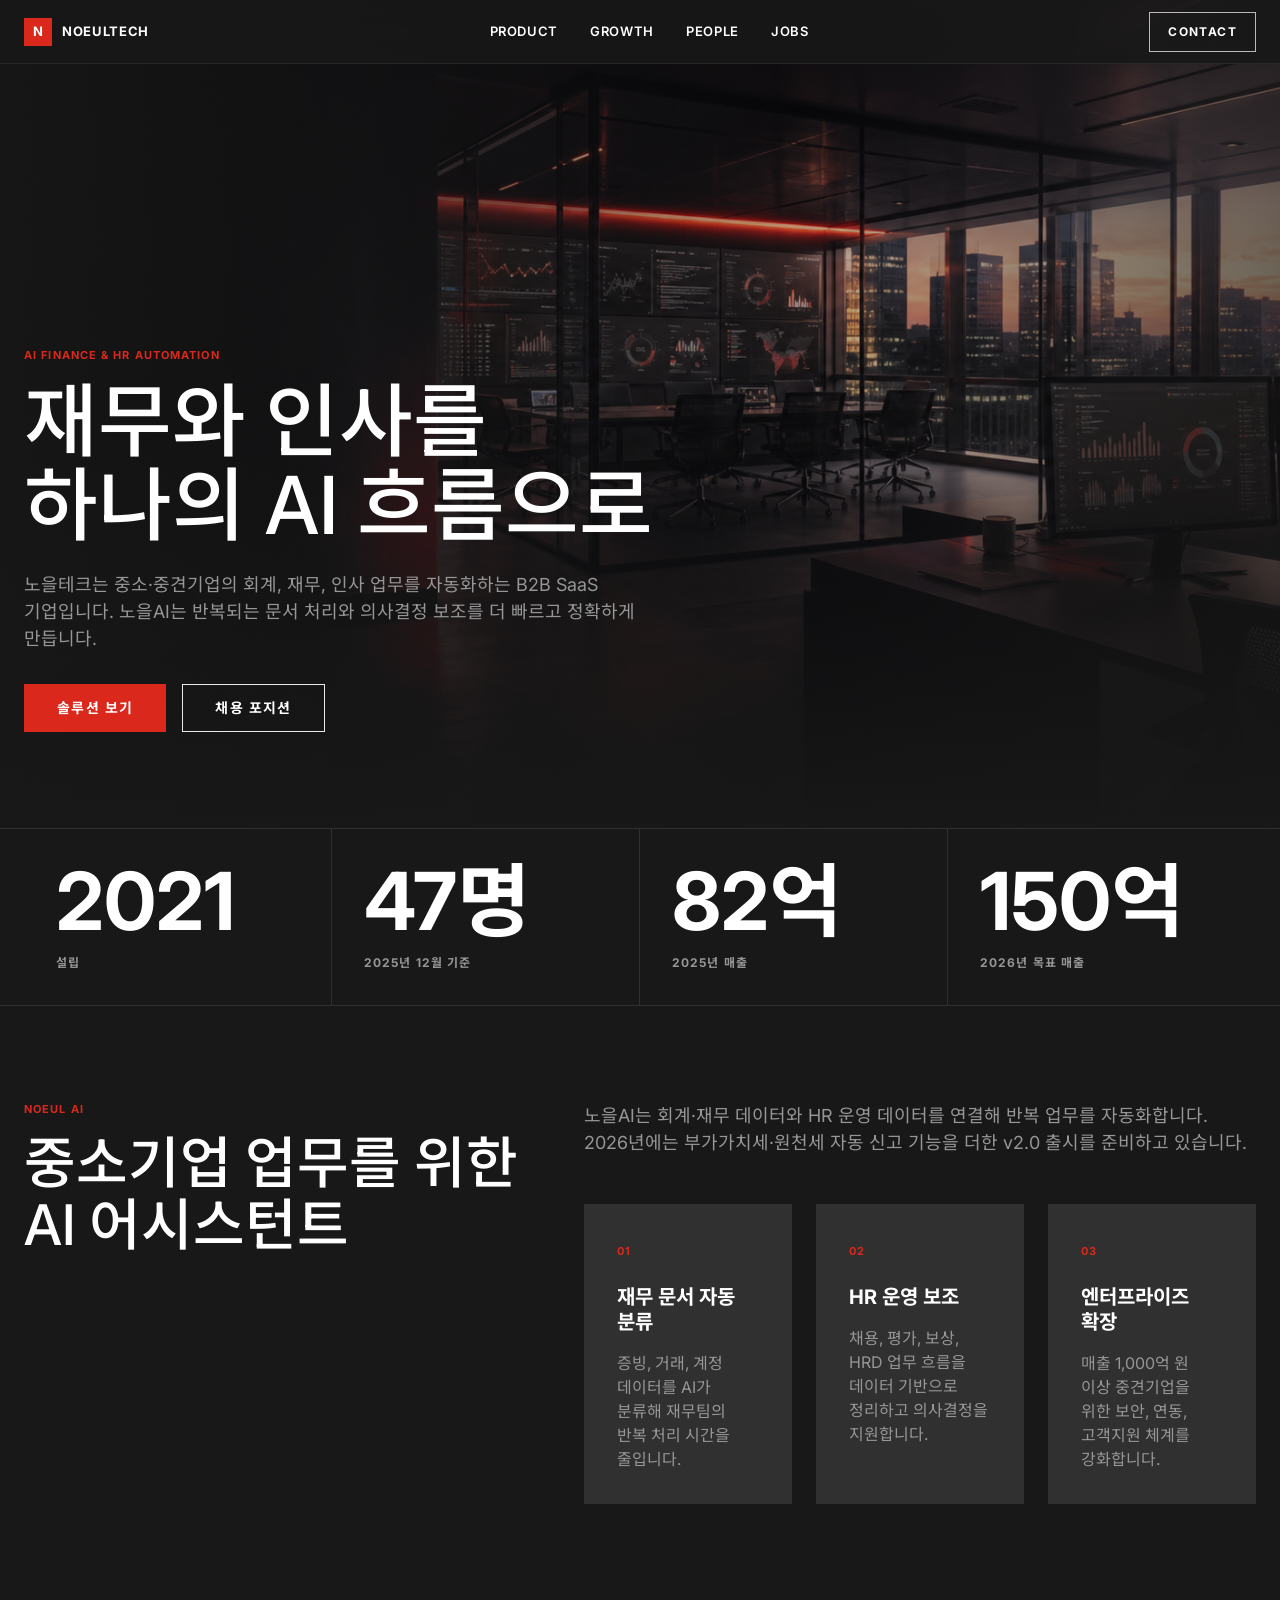
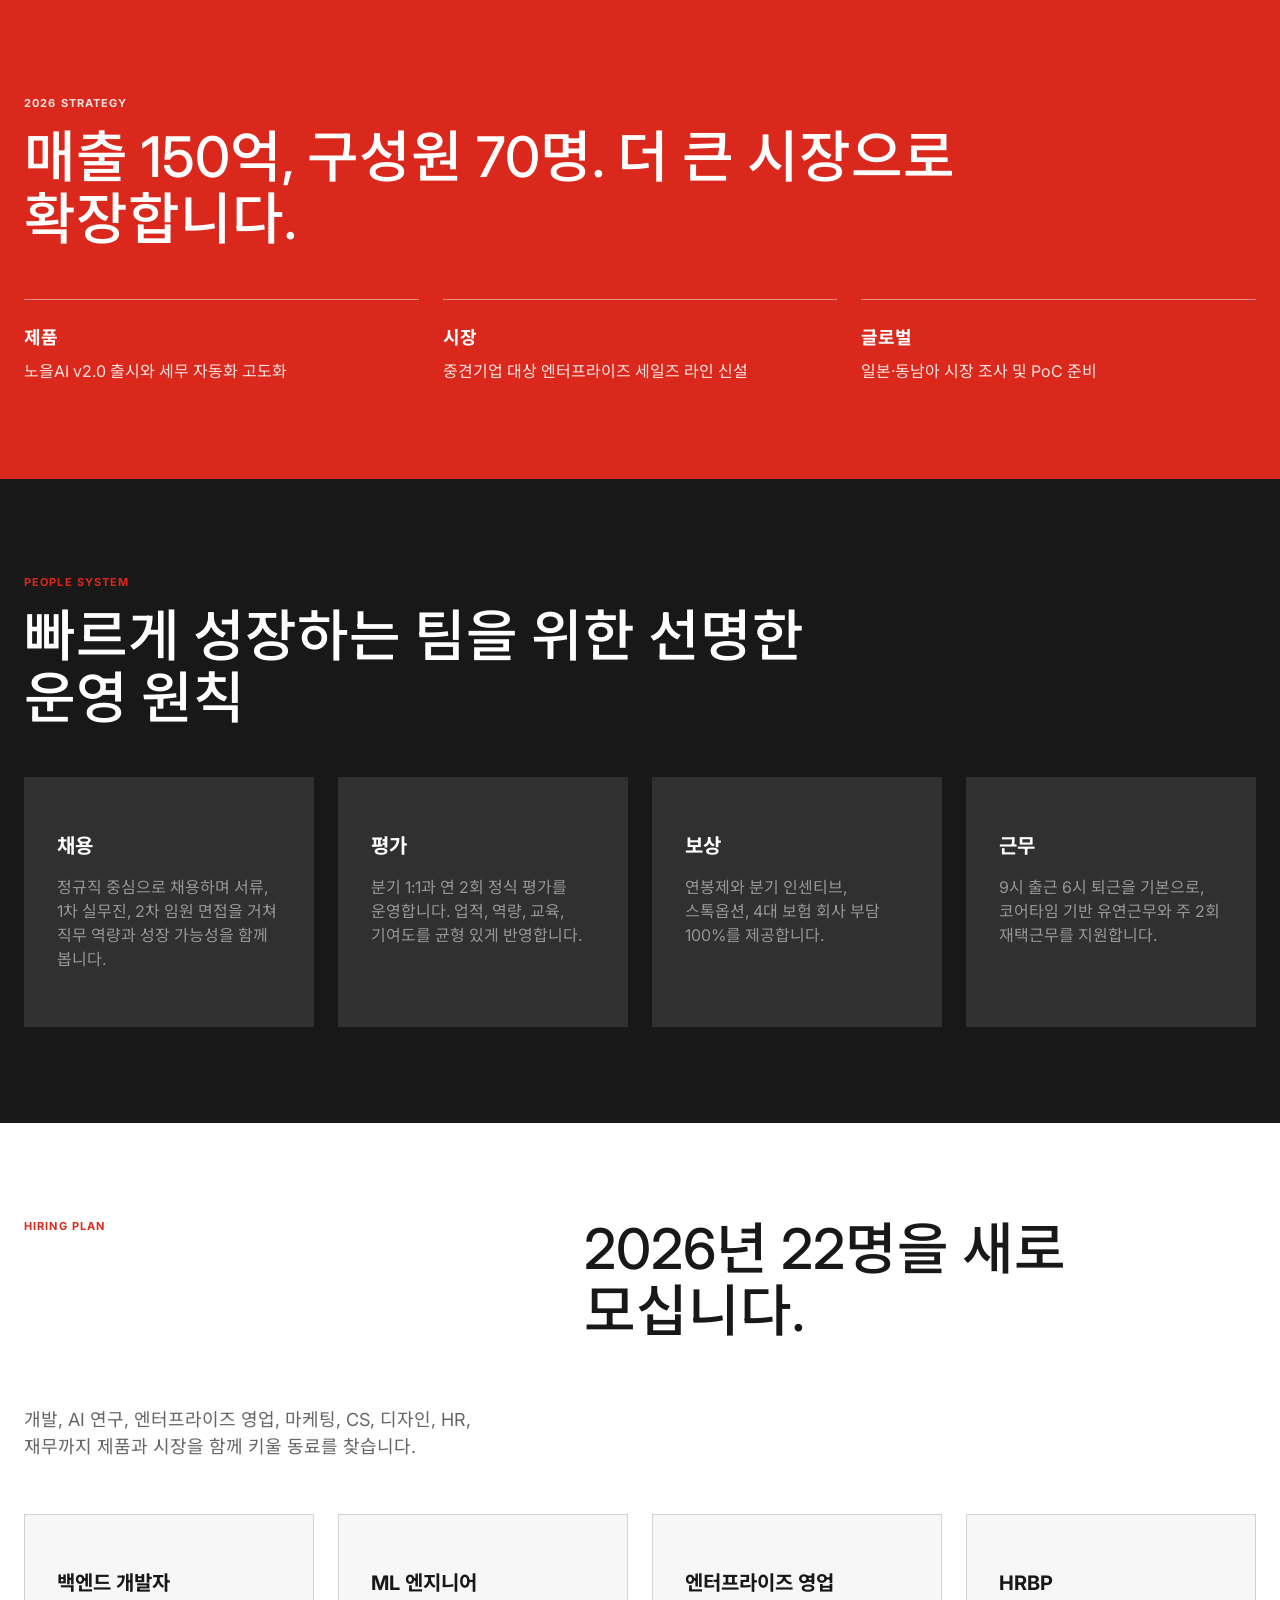
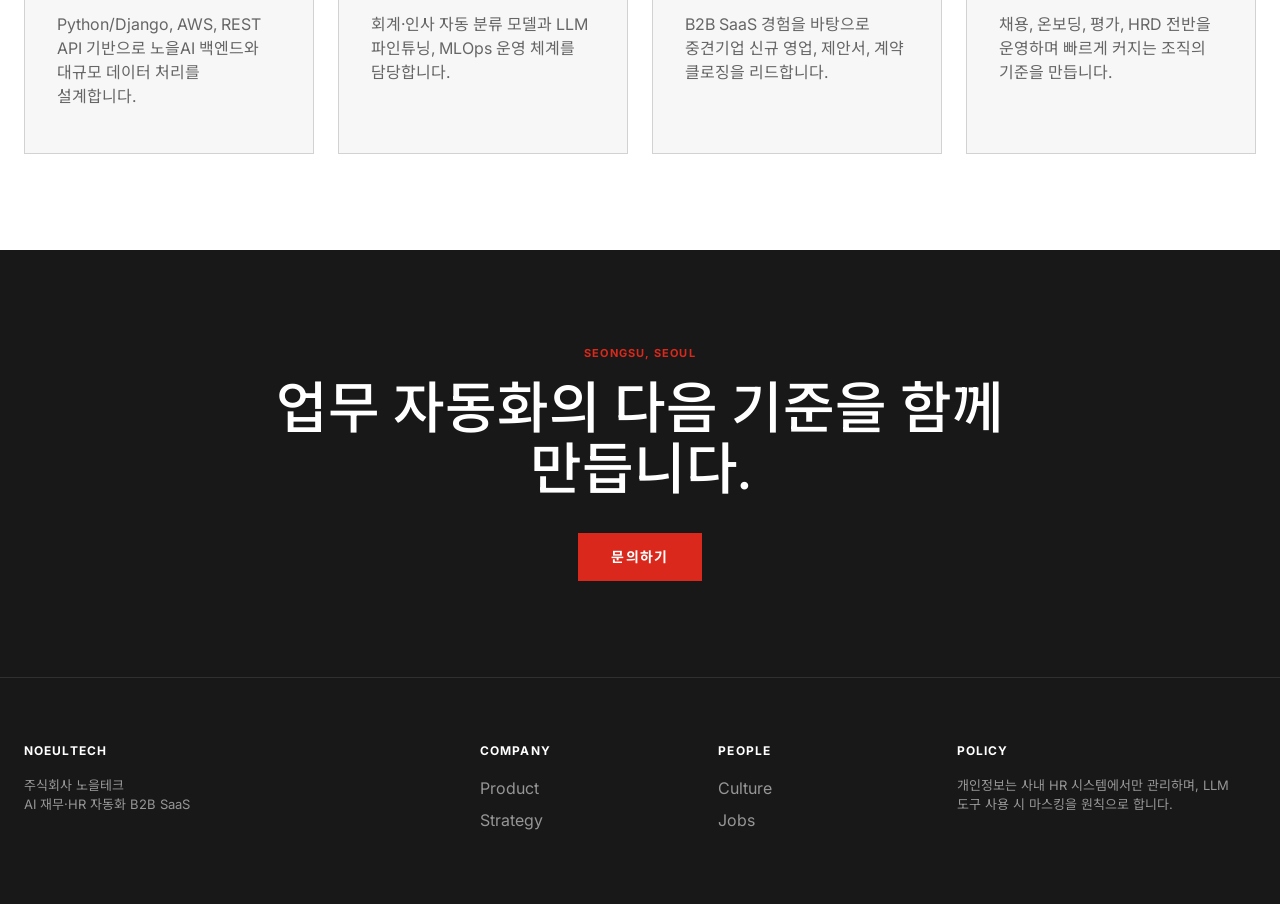
<file: index.html>
<!doctype html>
<html lang="ko">
<head>
  <meta charset="utf-8">
  <meta name="viewport" content="width=device-width, initial-scale=1">
  <title>노을테크 | AI 재무·HR 자동화 SaaS</title>
  <meta name="description" content="중소·중견기업을 위한 AI 재무·HR 자동화 어시스턴트, 노을AI를 만드는 노을테크 회사 소개 사이트">
  <link rel="preconnect" href="https://fonts.googleapis.com">
  <link rel="preconnect" href="https://fonts.gstatic.com" crossorigin>
  <link href="https://fonts.googleapis.com/css2?family=Inter:wght@400;500;700&family=Noto+Sans+KR:wght@400;500;700&display=swap" rel="stylesheet">
  <link rel="stylesheet" href="styles.css">
</head>
<body>
  <header class="top-nav">
    <div class="container nav-inner">
      <a class="brand" href="#top" aria-label="노을테크 홈">
        <span class="brand-mark">N</span>
        <span>NOEULTECH</span>
      </a>
      <nav class="nav" aria-label="주요 메뉴">
        <a href="#product">Product</a>
        <a href="#growth">Growth</a>
        <a href="#people">People</a>
        <a href="#jobs">Jobs</a>
      </nav>
      <a class="nav-cta" href="#contact">Contact</a>
      <button class="nav-toggle" type="button" aria-label="메뉴 열기" aria-expanded="false">
        <span></span>
        <span></span>
      </button>
    </div>
  </header>

  <main id="top">
    <section class="hero-band">
      <img class="hero-image" src="assets/noeultech-hero.png" alt="노을테크의 AI 업무 자동화 플랫폼을 연상시키는 시네마틱 오피스 이미지">
      <div class="hero-scrim"></div>
      <div class="container hero-content">
        <p class="eyebrow">AI Finance & HR Automation</p>
        <h1>재무와 인사를<br>하나의 AI 흐름으로</h1>
        <p class="hero-copy">노을테크는 중소·중견기업의 회계, 재무, 인사 업무를 자동화하는 B2B SaaS 기업입니다. 노을AI는 반복되는 문서 처리와 의사결정 보조를 더 빠르고 정확하게 만듭니다.</p>
        <div class="hero-actions">
          <a class="btn btn-primary" href="#product">솔루션 보기</a>
          <a class="btn btn-outline" href="#jobs">채용 포지션</a>
        </div>
      </div>
    </section>

    <section class="metrics-band" aria-label="회사 핵심 지표">
      <div class="container metric-grid">
        <div class="metric-cell">
          <strong>2021</strong>
          <span>설립</span>
        </div>
        <div class="metric-cell">
          <strong>47명</strong>
          <span>2025년 12월 기준</span>
        </div>
        <div class="metric-cell">
          <strong>82억</strong>
          <span>2025년 매출</span>
        </div>
        <div class="metric-cell">
          <strong>150억</strong>
          <span>2026년 목표 매출</span>
        </div>
      </div>
    </section>

    <section class="section product-section" id="product">
      <div class="container split-layout">
        <div class="section-heading">
          <p class="eyebrow">NOEUL AI</p>
          <h2>중소기업 업무를 위한 AI 어시스턴트</h2>
        </div>
        <div class="section-body">
          <p>노을AI는 회계·재무 데이터와 HR 운영 데이터를 연결해 반복 업무를 자동화합니다. 2026년에는 부가가치세·원천세 자동 신고 기능을 더한 v2.0 출시를 준비하고 있습니다.</p>
          <div class="feature-grid">
            <article class="feature-card">
              <span>01</span>
              <h3>재무 문서 자동 분류</h3>
              <p>증빙, 거래, 계정 데이터를 AI가 분류해 재무팀의 반복 처리 시간을 줄입니다.</p>
            </article>
            <article class="feature-card">
              <span>02</span>
              <h3>HR 운영 보조</h3>
              <p>채용, 평가, 보상, HRD 업무 흐름을 데이터 기반으로 정리하고 의사결정을 지원합니다.</p>
            </article>
            <article class="feature-card">
              <span>03</span>
              <h3>엔터프라이즈 확장</h3>
              <p>매출 1,000억 원 이상 중견기업을 위한 보안, 연동, 고객지원 체계를 강화합니다.</p>
            </article>
          </div>
        </div>
      </div>
    </section>

    <section class="red-band" id="growth">
      <div class="container red-inner">
        <p class="eyebrow">2026 Strategy</p>
        <h2>매출 150억, 구성원 70명. 더 큰 시장으로 확장합니다.</h2>
        <div class="plan-grid">
          <div>
            <strong>제품</strong>
            <span>노을AI v2.0 출시와 세무 자동화 고도화</span>
          </div>
          <div>
            <strong>시장</strong>
            <span>중견기업 대상 엔터프라이즈 세일즈 라인 신설</span>
          </div>
          <div>
            <strong>글로벌</strong>
            <span>일본·동남아 시장 조사 및 PoC 준비</span>
          </div>
        </div>
      </div>
    </section>

    <section class="section people-section" id="people">
      <div class="container">
        <div class="section-heading narrow">
          <p class="eyebrow">People System</p>
          <h2>빠르게 성장하는 팀을 위한 선명한 운영 원칙</h2>
        </div>
        <div class="policy-grid">
          <article>
            <h3>채용</h3>
            <p>정규직 중심으로 채용하며 서류, 1차 실무진, 2차 임원 면접을 거쳐 직무 역량과 성장 가능성을 함께 봅니다.</p>
          </article>
          <article>
            <h3>평가</h3>
            <p>분기 1:1과 연 2회 정식 평가를 운영합니다. 업적, 역량, 교육, 기여도를 균형 있게 반영합니다.</p>
          </article>
          <article>
            <h3>보상</h3>
            <p>연봉제와 분기 인센티브, 스톡옵션, 4대 보험 회사 부담 100%를 제공합니다.</p>
          </article>
          <article>
            <h3>근무</h3>
            <p>9시 출근 6시 퇴근을 기본으로, 코어타임 기반 유연근무와 주 2회 재택근무를 지원합니다.</p>
          </article>
        </div>
      </div>
    </section>

    <section class="section light-section" id="jobs">
      <div class="container">
        <div class="section-heading jobs-heading">
          <p class="eyebrow">Hiring Plan</p>
          <h2>2026년 22명을 새로 모십니다.</h2>
          <p>개발, AI 연구, 엔터프라이즈 영업, 마케팅, CS, 디자인, HR, 재무까지 제품과 시장을 함께 키울 동료를 찾습니다.</p>
        </div>
        <div class="job-grid">
          <article class="job-card">
            <h3>백엔드 개발자</h3>
            <p>Python/Django, AWS, REST API 기반으로 노을AI 백엔드와 대규모 데이터 처리를 설계합니다.</p>
          </article>
          <article class="job-card">
            <h3>ML 엔지니어</h3>
            <p>회계·인사 자동 분류 모델과 LLM 파인튜닝, MLOps 운영 체계를 담당합니다.</p>
          </article>
          <article class="job-card">
            <h3>엔터프라이즈 영업</h3>
            <p>B2B SaaS 경험을 바탕으로 중견기업 신규 영업, 제안서, 계약 클로징을 리드합니다.</p>
          </article>
          <article class="job-card">
            <h3>HRBP</h3>
            <p>채용, 온보딩, 평가, HRD 전반을 운영하며 빠르게 커지는 조직의 기준을 만듭니다.</p>
          </article>
        </div>
      </div>
    </section>

    <section class="cta-band" id="contact">
      <div class="container">
        <p class="eyebrow">Seongsu, Seoul</p>
        <h2>업무 자동화의 다음 기준을 함께 만듭니다.</h2>
        <a class="btn btn-primary" href="mailto:hello@noeultech.example">문의하기</a>
      </div>
    </section>
  </main>

  <footer class="footer-dark">
    <div class="container footer-inner">
      <div>
        <strong>NOEULTECH</strong>
        <p>주식회사 노을테크<br>AI 재무·HR 자동화 B2B SaaS</p>
      </div>
      <div>
        <span>Company</span>
        <a href="#product">Product</a>
        <a href="#growth">Strategy</a>
      </div>
      <div>
        <span>People</span>
        <a href="#people">Culture</a>
        <a href="#jobs">Jobs</a>
      </div>
      <div>
        <span>Policy</span>
        <p>개인정보는 사내 HR 시스템에서만 관리하며, LLM 도구 사용 시 마스킹을 원칙으로 합니다.</p>
      </div>
    </div>
  </footer>

  <script src="script.js"></script>
</body>
</html>
</file>
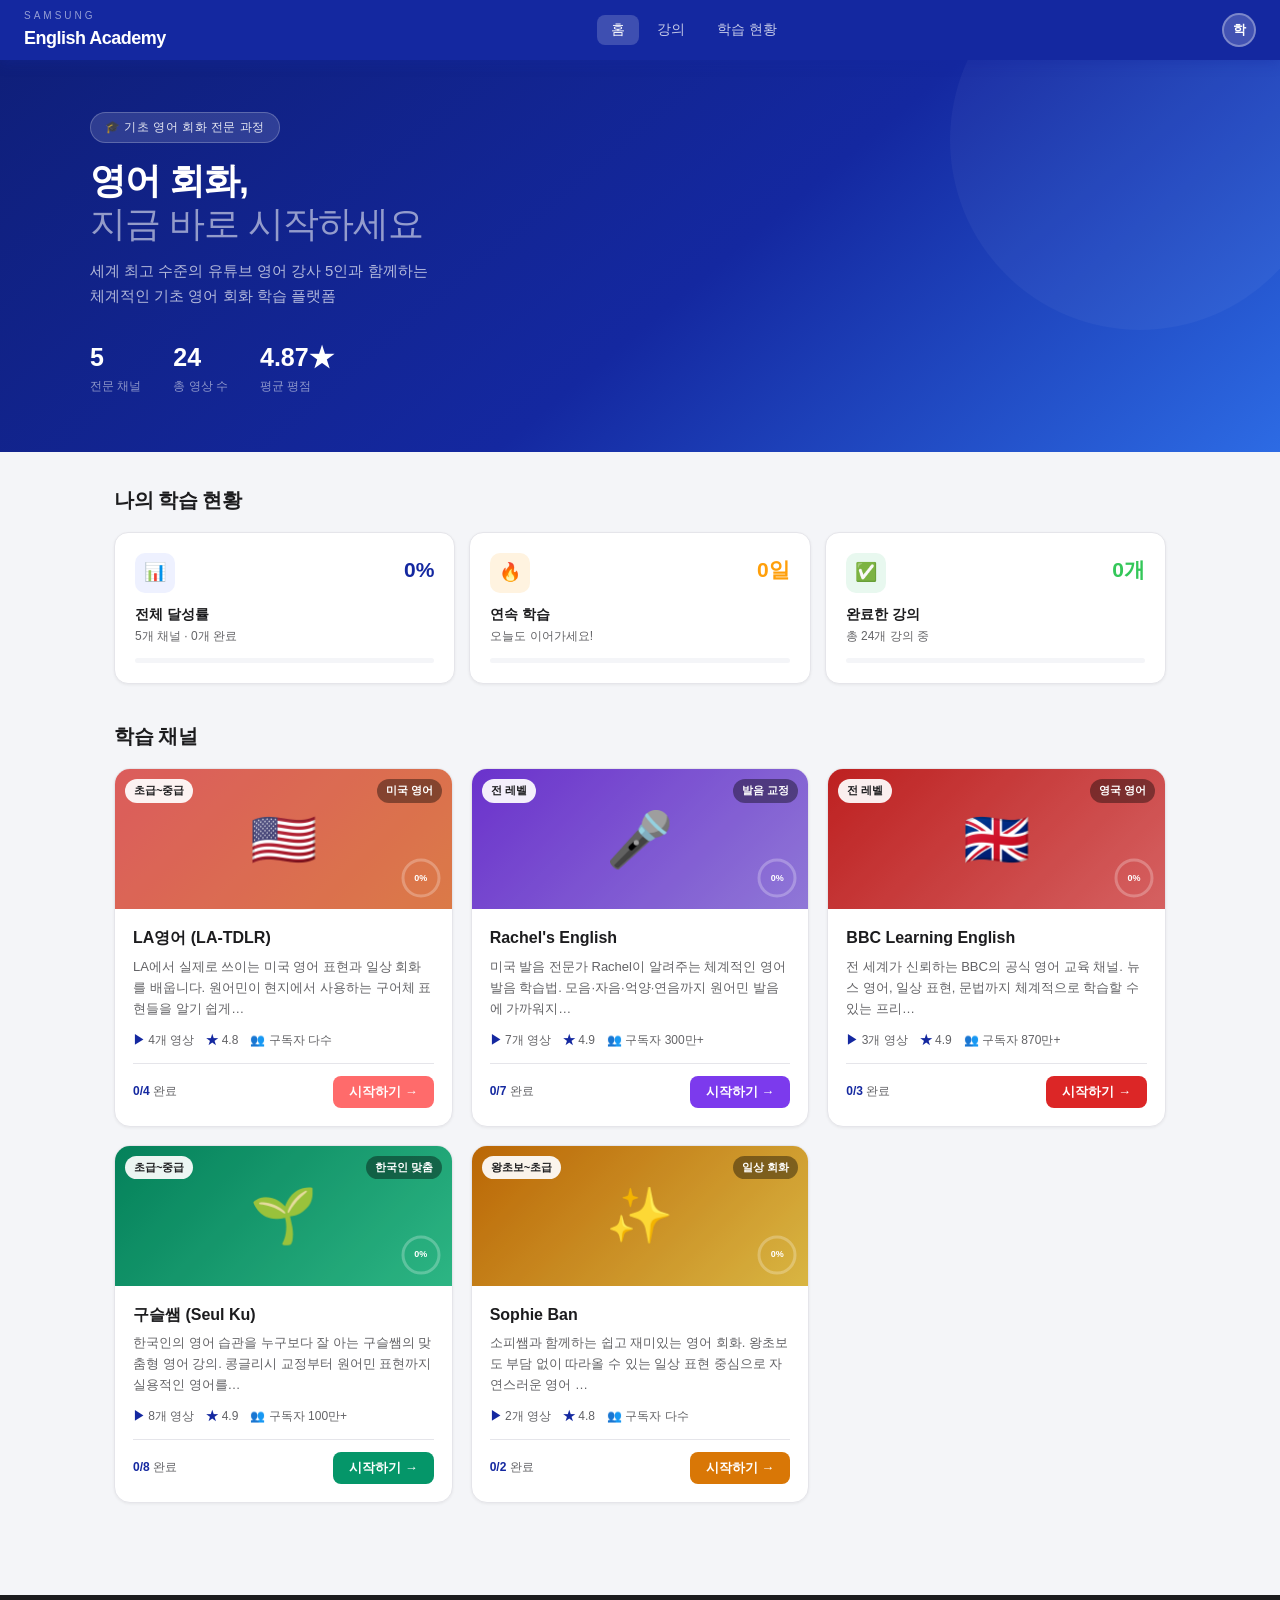
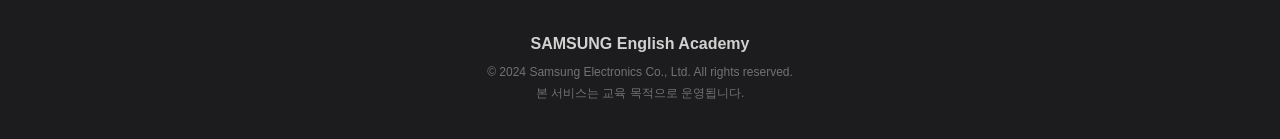
<file: english-lms.html>
<!DOCTYPE html>
<html lang="ko">
<head>
<meta charset="UTF-8">
<meta name="viewport" content="width=device-width, initial-scale=1.0">
<title>Samsung English Academy</title>
<style>
:root {
    --blue:#1428A0; --blue-dk:#0F1F7A; --blue-lt:#2D6BE4; --blue-pale:#EEF1FF;
    --bg:#F4F5F8; --card:#fff; --t1:#1C1C1E; --t2:#636366; --t3:#AEAEB2;
    --border:#E5E5EA; --green:#34C759; --orange:#FF9F0A; --red:#FF3B30;
}
*{box-sizing:border-box;margin:0;padding:0}
body{font-family:'Apple SD Gothic Neo','Malgun Gothic','맑은 고딕',Arial,sans-serif;background:var(--bg);color:var(--t1);line-height:1.6}

/* HEADER */
.hdr{position:fixed;top:0;left:0;right:0;height:60px;background:var(--blue);display:flex;align-items:center;justify-content:space-between;padding:0 24px;z-index:100;box-shadow:0 2px 12px rgba(20,40,160,.35)}
.brand{cursor:pointer}
.brand-sub{font-size:10px;color:rgba(255,255,255,.55);letter-spacing:3px;text-transform:uppercase}
.brand-main{font-size:18px;font-weight:700;color:#fff;letter-spacing:-.5px}
.nav-wrap{display:flex;gap:4px}
.nav-btn{background:none;border:none;color:rgba(255,255,255,.75);font-size:14px;font-weight:500;padding:6px 14px;border-radius:8px;cursor:pointer;font-family:inherit;transition:all .2s}
.nav-btn:hover,.nav-btn.on{background:rgba(255,255,255,.18);color:#fff}
.avatar{width:34px;height:34px;border-radius:50%;background:rgba(255,255,255,.2);border:2px solid rgba(255,255,255,.3);color:#fff;font-size:13px;font-weight:700;display:flex;align-items:center;justify-content:center;cursor:pointer}

/* LAYOUT */
.wrap{margin-top:60px}
.pg{display:none}.pg.on{display:block}

/* HERO */
.hero{background:linear-gradient(140deg,#0F1F7A 0%,#1428A0 55%,#2D6BE4 100%);padding:52px 24px 56px;position:relative;overflow:hidden}
.hero::before{content:'';position:absolute;width:380px;height:380px;border-radius:50%;background:rgba(255,255,255,.04);top:-110px;right:-50px}
.hero-in{max-width:1100px;margin:0 auto;position:relative;z-index:1}
.hero-badge{display:inline-block;background:rgba(255,255,255,.13);border:1px solid rgba(255,255,255,.22);padding:5px 14px;border-radius:20px;font-size:12px;color:rgba(255,255,255,.88);letter-spacing:.5px;margin-bottom:16px}
.hero h1{font-size:36px;font-weight:800;color:#fff;letter-spacing:-1px;line-height:1.2;margin-bottom:12px}
.hero h1 span{color:rgba(255,255,255,.55);font-weight:300}
.hero-sub{font-size:15px;color:rgba(255,255,255,.68);margin-bottom:28px;max-width:440px;line-height:1.7}
.hero-stats{display:flex;gap:32px}
.h-stat .v{font-size:25px;font-weight:800;color:#fff}
.h-stat .l{font-size:12px;color:rgba(255,255,255,.52)}

/* CONTENT */
.ct{max-width:1100px;margin:0 auto;padding:32px 24px}
.sec-title{font-size:20px;font-weight:700;letter-spacing:-.5px;margin-bottom:16px}

/* PROGRESS */
.p-grid{display:grid;grid-template-columns:repeat(3,1fr);gap:14px;margin-bottom:36px}
.p-card{background:var(--card);border-radius:14px;padding:20px;border:1px solid var(--border);box-shadow:0 1px 3px rgba(0,0,0,.06)}
.p-top{display:flex;justify-content:space-between;align-items:flex-start;margin-bottom:10px}
.p-ico{width:40px;height:40px;border-radius:10px;display:flex;align-items:center;justify-content:center;font-size:18px}
.p-pct{font-size:21px;font-weight:700;color:var(--blue)}
.p-name{font-size:14px;font-weight:600;margin-bottom:2px}
.p-sub{font-size:12px;color:var(--t2)}
.bar-t{background:var(--bg);border-radius:4px;height:5px;margin-top:12px;overflow:hidden}
.bar-f{height:100%;border-radius:4px;transition:width .8s ease}

/* CHANNEL CARDS */
.ch-grid{display:grid;grid-template-columns:repeat(auto-fill,minmax(300px,1fr));gap:18px}
.ch-card{background:var(--card);border-radius:16px;overflow:hidden;border:1px solid var(--border);box-shadow:0 1px 3px rgba(0,0,0,.06);cursor:pointer;transition:transform .25s,box-shadow .25s}
.ch-card:hover{transform:translateY(-4px);box-shadow:0 12px 40px rgba(0,0,0,.12);border-color:transparent}
.ch-banner{height:140px;position:relative;display:flex;align-items:center;justify-content:center}
.ch-banner::after{content:'';position:absolute;inset:0;background:rgba(0,0,0,.14)}
.ch-emoji{font-size:54px;position:relative;z-index:1}
.ch-lv{position:absolute;top:10px;left:10px;background:rgba(255,255,255,.92);font-size:11px;font-weight:700;padding:3px 9px;border-radius:20px;z-index:2}
.ch-cat{position:absolute;top:10px;right:10px;background:rgba(0,0,0,.4);color:#fff;font-size:11px;font-weight:600;padding:3px 9px;border-radius:20px;z-index:2}
.ch-ring{position:absolute;bottom:10px;right:10px;z-index:2;width:42px;height:42px}
.ch-ring svg{display:block}
.rg-bg{fill:none;stroke:rgba(255,255,255,.25);stroke-width:3}
.rg-fg{fill:none;stroke:#fff;stroke-width:3;stroke-linecap:round}
.rg-txt{position:absolute;inset:0;display:flex;align-items:center;justify-content:center;font-size:9px;font-weight:700;color:#fff}
.ch-body{padding:16px 18px 18px}
.ch-body h3{font-size:16px;font-weight:700;margin-bottom:6px}
.ch-body p{font-size:13px;color:var(--t2);line-height:1.6;margin-bottom:12px}
.ch-meta{display:flex;gap:12px;margin-bottom:12px}
.ch-mi{font-size:12px;color:var(--t2)}
.ch-mi b{color:var(--blue)}
.ch-foot{display:flex;justify-content:space-between;align-items:center;padding-top:12px;border-top:1px solid var(--border)}
.ch-prg{font-size:12px;color:var(--t2)}
.ch-prg strong{color:var(--blue)}
.btn-start{border:none;padding:7px 16px;border-radius:8px;font-size:13px;font-weight:600;cursor:pointer;color:#fff;font-family:inherit;transition:filter .2s}
.btn-start:hover{filter:brightness(1.12)}

/* DETAIL PAGE */
.det-ct{max-width:1100px;margin:0 auto;padding:28px 24px 60px}
.back-btn{display:inline-flex;align-items:center;gap:6px;background:none;border:none;color:var(--blue);font-size:14px;font-weight:500;cursor:pointer;font-family:inherit;margin-bottom:20px;padding:0}
.back-btn:hover{opacity:.7}
.det-hdr{background:var(--card);border-radius:18px;padding:26px;border:1px solid var(--border);box-shadow:0 1px 3px rgba(0,0,0,.06);display:flex;gap:18px;align-items:flex-start;margin-bottom:22px}
.det-ico{width:66px;height:66px;border-radius:18px;display:flex;align-items:center;justify-content:center;font-size:32px;flex-shrink:0}
.det-info h2{font-size:21px;font-weight:800;margin-bottom:6px}
.det-info .det-desc{font-size:13px;color:var(--t2);line-height:1.7;margin-bottom:12px}
.tags{display:flex;flex-wrap:wrap;gap:6px;margin-bottom:12px}
.tag{padding:3px 10px;border-radius:20px;font-size:11px;font-weight:600}
.tag-b{background:var(--blue-pale);color:var(--blue)}
.tag-g{background:#F2F2F7;color:var(--t2)}
.det-stats{display:flex;gap:22px;padding-top:14px;border-top:1px solid var(--border)}
.dst .v{font-size:17px;font-weight:700;color:var(--blue)}
.dst .l{font-size:11px;color:var(--t2)}

/* PLAYER LAYOUT */
.player-layout{display:grid;grid-template-columns:1fr 370px;gap:18px;align-items:start}

/* Left: player */
.player-box{background:#000;border-radius:14px;overflow:hidden;position:relative;aspect-ratio:16/9;box-shadow:0 4px 20px rgba(0,0,0,.22)}
.player-box iframe{position:absolute;inset:0;width:100%;height:100%;border:none}
.player-ph{position:absolute;inset:0;display:flex;flex-direction:column;align-items:center;justify-content:center;background:#111;color:rgba(255,255,255,.55);gap:14px;cursor:pointer}
.ph-circle{width:68px;height:68px;border-radius:50%;background:rgba(255,255,255,.1);display:flex;align-items:center;justify-content:center;font-size:26px;transition:background .2s}
.player-ph:hover .ph-circle{background:var(--blue)}
.ph-txt{font-size:14px}

.player-info-box{background:var(--card);border-radius:14px;padding:16px 18px;margin-top:12px;border:1px solid var(--border);box-shadow:0 1px 3px rgba(0,0,0,.06)}
.player-title{font-size:14px;font-weight:700;line-height:1.5;margin-bottom:12px}
.player-actions{display:flex;gap:8px;align-items:center}
.btn-prev,.btn-next{width:36px;height:36px;border-radius:8px;border:1px solid var(--border);background:var(--card);cursor:pointer;font-size:14px;display:flex;align-items:center;justify-content:center;transition:all .2s;flex-shrink:0}
.btn-prev:hover,.btn-next:hover{background:var(--blue-pale);border-color:var(--blue-pale)}
.btn-prev:disabled,.btn-next:disabled{opacity:.3;cursor:not-allowed}
.btn-done{flex:1;padding:9px;border-radius:10px;font-size:13px;font-weight:600;cursor:pointer;font-family:inherit;border:none;transition:all .2s}
.btn-done.off{background:var(--blue-pale);color:var(--blue)}
.btn-done.on{background:var(--green);color:#fff}
.btn-done:hover{filter:brightness(1.07)}

/* Right: video list */
.vid-list{background:var(--card);border-radius:14px;border:1px solid var(--border);box-shadow:0 1px 3px rgba(0,0,0,.06);overflow:hidden;position:sticky;top:72px;max-height:calc(100vh - 90px);display:flex;flex-direction:column}
.vid-list-hdr{padding:13px 15px;font-size:13px;font-weight:700;border-bottom:1px solid var(--border);flex-shrink:0;background:var(--card)}
.vid-list-body{overflow-y:auto;flex:1}
.vid-item{display:flex;align-items:center;gap:10px;padding:10px 12px;cursor:pointer;border-bottom:1px solid var(--border);transition:background .15s}
.vid-item:last-child{border-bottom:none}
.vid-item:hover{background:var(--bg)}
.vid-item.cur{background:var(--blue-pale)}
.vid-num{width:24px;height:24px;border-radius:6px;background:var(--bg);color:var(--t2);font-size:11px;font-weight:700;display:flex;align-items:center;justify-content:center;flex-shrink:0}
.vid-num.done{background:var(--green);color:#fff}
.vid-item.cur .vid-num:not(.done){background:var(--blue);color:#fff}
.vi-thumb{width:76px;height:43px;border-radius:6px;overflow:hidden;flex-shrink:0;background:#ddd;position:relative}
.vi-thumb img{width:100%;height:100%;object-fit:cover;display:block}
.vi-thumb-ov{position:absolute;inset:0;background:rgba(0,0,0,.28);display:flex;align-items:center;justify-content:center;font-size:13px;color:#fff;opacity:0;transition:opacity .15s}
.vid-item:hover .vi-thumb-ov{opacity:1}
.vi-info{flex:1;min-width:0}
.vi-ttl{font-size:12px;font-weight:600;line-height:1.4;overflow:hidden;display:-webkit-box;-webkit-line-clamp:2;line-clamp:2;-webkit-box-orient:vertical;color:var(--t1);margin-bottom:2px}
.vid-item.cur .vi-ttl{color:var(--blue)}
.vi-dur{font-size:11px;color:var(--t2)}

/* FOOTER */
footer{background:#1C1C1E;color:rgba(255,255,255,.38);text-align:center;padding:36px 24px;margin-top:60px}
.f-logo{font-size:16px;font-weight:700;color:rgba(255,255,255,.8);margin-bottom:6px}
footer p{font-size:12px;line-height:1.7}

/* TOAST */
#toast{position:fixed;bottom:24px;right:24px;background:#1C1C1E;color:#fff;padding:11px 18px;border-radius:10px;font-size:14px;font-weight:500;box-shadow:0 8px 32px rgba(0,0,0,.2);z-index:999;opacity:0;pointer-events:none;transform:translateY(6px);transition:opacity .25s,transform .25s}
#toast.on{opacity:1;transform:translateY(0)}

/* RESPONSIVE */
@media(max-width:800px){
    .player-layout{grid-template-columns:1fr}
    .vid-list{position:static;max-height:360px}
    .p-grid{grid-template-columns:1fr}
    .ch-grid{grid-template-columns:1fr}
    .nav-wrap{display:none}
    .hero h1{font-size:26px}
    .det-hdr{flex-direction:column}
}
</style>
</head>
<body>

<header class="hdr">
    <div class="brand" onclick="goDash()">
        <div class="brand-sub">Samsung</div>
        <div class="brand-main">English Academy</div>
    </div>
    <div class="nav-wrap">
        <button class="nav-btn on" id="n0" onclick="goDash()">홈</button>
        <button class="nav-btn" id="n1" onclick="goDash()">강의</button>
        <button class="nav-btn" id="n2" onclick="goDash()">학습 현황</button>
    </div>
    <div class="avatar">학</div>
</header>

<div class="wrap">

<!-- 대시보드 -->
<div id="pgDash" class="pg on">
    <div class="hero">
        <div class="hero-in">
            <div class="hero-badge">🎓 기초 영어 회화 전문 과정</div>
            <h1>영어 회화,<br><span>지금 바로 시작하세요</span></h1>
            <p class="hero-sub">세계 최고 수준의 유튜브 영어 강사 5인과 함께하는<br>체계적인 기초 영어 회화 학습 플랫폼</p>
            <div class="hero-stats">
                <div class="h-stat"><div class="v">5</div><div class="l">전문 채널</div></div>
                <div class="h-stat"><div class="v" id="hTotal">24</div><div class="l">총 영상 수</div></div>
                <div class="h-stat"><div class="v">4.87★</div><div class="l">평균 평점</div></div>
            </div>
        </div>
    </div>
    <div class="ct">
        <div class="sec-title">나의 학습 현황</div>
        <div class="p-grid">
            <div class="p-card">
                <div class="p-top"><div class="p-ico" style="background:#EEF1FF">📊</div><div class="p-pct" id="pTotal">0%</div></div>
                <div class="p-name">전체 달성률</div><div class="p-sub" id="subTotal">5개 채널 · 시작 전</div>
                <div class="bar-t"><div class="bar-f" id="bTotal" style="width:0;background:linear-gradient(90deg,#1428A0,#2D6BE4)"></div></div>
            </div>
            <div class="p-card">
                <div class="p-top"><div class="p-ico" style="background:#FFF3E0">🔥</div><div class="p-pct" style="color:var(--orange)" id="pStreak">0일</div></div>
                <div class="p-name">연속 학습</div><div class="p-sub">오늘도 이어가세요!</div>
                <div class="bar-t"><div class="bar-f" id="bStreak" style="width:0;background:linear-gradient(90deg,#FF9F0A,#FFD54F)"></div></div>
            </div>
            <div class="p-card">
                <div class="p-top"><div class="p-ico" style="background:#E8F8EF">✅</div><div class="p-pct" style="color:var(--green)" id="pDone">0개</div></div>
                <div class="p-name">완료한 강의</div><div class="p-sub" id="subDone">총 24개 강의 중</div>
                <div class="bar-t"><div class="bar-f" id="bDone" style="width:0;background:linear-gradient(90deg,#34C759,#30D158)"></div></div>
            </div>
        </div>
        <div class="sec-title">학습 채널</div>
        <div class="ch-grid" id="chGrid"></div>
    </div>
</div>

<!-- 강의 상세 -->
<div id="pgDetail" class="pg">
    <div class="det-ct">
        <button class="back-btn" onclick="goDash()">← 강의 목록으로 돌아가기</button>
        <div class="det-hdr" id="detHdr"></div>
        <div class="player-layout">
            <div>
                <div class="player-box" id="playerBox">
                    <div class="player-ph" id="playerPh" onclick="playVideo(0)">
                        <div class="ph-circle">▶</div>
                        <div class="ph-txt">영상을 선택하여 재생하세요</div>
                    </div>
                    <iframe id="playerFrame" src="" style="display:none" allowfullscreen allow="autoplay; encrypted-media"></iframe>
                </div>
                <div class="player-info-box">
                    <div class="player-title" id="playerTitle">왼쪽 목록에서 영상을 선택하세요</div>
                    <div class="player-actions">
                        <button class="btn-prev" id="btnPrev" onclick="playAdj(-1)" disabled>◀</button>
                        <button class="btn-done off" id="btnDone" onclick="toggleDone()">○ 완료로 표시</button>
                        <button class="btn-next" id="btnNext" onclick="playAdj(1)" disabled>▶</button>
                    </div>
                </div>
            </div>
            <div class="vid-list" id="vidList">
                <div class="vid-list-hdr">📋 강의 목록</div>
                <div class="vid-list-body" id="vidListBody"></div>
            </div>
        </div>
    </div>
</div>

</div><!-- /wrap -->

<footer>
    <div class="f-logo">SAMSUNG English Academy</div>
    <p>© 2024 Samsung Electronics Co., Ltd. All rights reserved.<br>본 서비스는 교육 목적으로 운영됩니다.</p>
</footer>
<div id="toast"></div>

<script>
var COURSES = [
    { id:1, name:"LA영어 (LA-TDLR)", url:"https://www.youtube.com/@LA-TDLR",
      level:"초급~중급", cat:"미국 영어",
      desc:"LA에서 실제로 쓰이는 미국 영어 표현과 일상 회화를 배웁니다. 원어민이 현지에서 사용하는 구어체 표현들을 알기 쉽게 설명합니다.",
      emoji:"🇺🇸", grad:"linear-gradient(135deg,#FF6B6B,#FF8E53)", color:"#FF6B6B",
      tags:["미국식 발음","슬랭 표현","일상 회화"], rating:4.8, subs:"구독자 다수",
      videos:[
        {vid:"OGHo7apPWIY", title:"왕초보를 위한 영어회화 강의 Lesson 001 - 기본 문장 구성하기", dur:"10:24"},
        {vid:"MDLG58YRPv4", title:"영어로 질문하기 Part 2 [LESSON #008] - 초보 영어회화", dur:"12:15"},
        {vid:"hyHjOMAPmMs", title:"something / somewhere / someone - 영어회화 기초 [LESSON #16]", dur:"9:58"},
        {vid:"KvuCt-u56Ww", title:"감각동사 PART 4 - 원어민처럼 표현하기", dur:"11:33"}
      ]
    },
    { id:2, name:"Rachel's English", url:"https://www.youtube.com/@rachelsenglish",
      level:"전 레벨", cat:"발음 교정",
      desc:"미국 발음 전문가 Rachel이 알려주는 체계적인 영어 발음 학습법. 모음·자음·억양·연음까지 원어민 발음에 가까워지는 방법을 가르칩니다.",
      emoji:"🎤", grad:"linear-gradient(135deg,#7C3AED,#A78BFA)", color:"#7C3AED",
      tags:["발음 교정","억양","연음"], rating:4.9, subs:"구독자 300만+",
      videos:[
        {vid:"zash7H0eMQ4", title:"Welcome to Rachel's English – American Pronunciation", dur:"5:12"},
        {vid:"FW0P4khGAXU", title:"English Pronunciation Just Got EASIER! 🔥", dur:"14:58"},
        {vid:"oVFNfYRLdqs", title:"English Vocabulary: Perfect Pronunciation for 100s of Words!", dur:"22:30"},
        {vid:"iKv4oc2zbeA", title:"ENGLISH PRONUNCIATION AND ACCENT TRAINING: Detailed Analysis", dur:"45:20"},
        {vid:"IEFxRv7AsmE", title:"PERFECT ENGLISH – 10 Must-Know Words | Pronunciation Series", dur:"17:42"},
        {vid:"HqsmVXlbVOI", title:"PERFECT ENGLISH – 10 Must-Know Words | Top 100 Words", dur:"18:05"},
        {vid:"FdAL0_QRgrs", title:"Get More from the Videos – How to Study with Rachel", dur:"6:48"}
      ]
    },
    { id:3, name:"BBC Learning English", url:"https://www.youtube.com/@bbclearningenglish",
      level:"전 레벨", cat:"영국 영어",
      desc:"전 세계가 신뢰하는 BBC의 공식 영어 교육 채널. 뉴스 영어, 일상 표현, 문법까지 체계적으로 학습할 수 있는 프리미엄 콘텐츠입니다.",
      emoji:"🇬🇧", grad:"linear-gradient(135deg,#DC2626,#F87171)", color:"#DC2626",
      tags:["영국식 표현","뉴스 영어","문법"], rating:4.9, subs:"구독자 870만+",
      videos:[
        {vid:"fcN0BXzK8bg", title:"BOX SET: 6 Minute English – All About Language Mega Class! (1시간)", dur:"1:02:34"},
        {vid:"ic4LZrFA1To", title:"BOX SET: 6 Minute English – Food & Drink 2 Mega Class! (30분)", dur:"30:15"},
        {vid:"_LlyKiROzhU", title:"6 Minute English – Human Emotions Mega Class! (1시간)", dur:"1:01:48"}
      ]
    },
    { id:4, name:"구슬쌤 (Seul Ku)", url:"https://www.youtube.com/@Seul_Ku",
      level:"초급~중급", cat:"한국인 맞춤",
      desc:"한국인의 영어 습관을 누구보다 잘 아는 구슬쌤의 맞춤형 영어 강의. 콩글리시 교정부터 원어민 표현까지 실용적인 영어를 배웁니다.",
      emoji:"🌱", grad:"linear-gradient(135deg,#059669,#34D399)", color:"#059669",
      tags:["콩글리시 교정","실용 회화","한국인 맞춤"], rating:4.9, subs:"구독자 100만+",
      videos:[
        {vid:"uKoTQ_r5KvM", title:"미국인들이 가장 많이 쓰는 실전 영어 표현 50개! (총정리 1탄)", dur:"40:22"},
        {vid:"0dtzgvFN2LI", title:"오늘 하루를 productive하게 해줄 실전영어 표현 50개 (23탄)", dur:"41:15"},
        {vid:"GRXUIzkV_HA", title:"미국인이 입에 달고 사는 실전 표현 모음 50개 (26탄)", dur:"39:58"},
        {vid:"20-dlZsgpFk", title:"미국인이 진짜 달고 사는 실전영어 표현 50개 (28탄)", dur:"42:10"},
        {vid:"twE9gYRcQbU", title:"Finish Strong하게 해줄 실전 영어 표현 50개 (30탄)", dur:"40:35"},
        {vid:"5NOqOeZdtfQ", title:"미국인이 매일쓰는 실전영어 표현 50개 (34탄)", dur:"43:22"},
        {vid:"gW8zB52Q3Uo", title:"미국인들이 가장 많이 쓰는 실전 영어 표현 50개!", dur:"38:47"},
        {vid:"QvQUucVgmWc", title:"미국인이 매일쓰는 실전영어 표현 50개 – 우리 같이 복습해요", dur:"41:05"}
      ]
    },
    { id:5, name:"Sophie Ban", url:"https://www.youtube.com/@Sophie_Ban",
      level:"왕초보~초급", cat:"일상 회화",
      desc:"소피쌤과 함께하는 쉽고 재미있는 영어 회화. 왕초보도 부담 없이 따라올 수 있는 일상 표현 중심으로 자연스러운 영어 실력을 키워드립니다.",
      emoji:"✨", grad:"linear-gradient(135deg,#D97706,#FCD34D)", color:"#D97706",
      tags:["왕초보","일상 표현","쉬운 영어"], rating:4.8, subs:"구독자 다수",
      videos:[
        {vid:"abk6FsTFh4A", title:"쓸만한 영어 – 마켓에서 쓸 수 있는 영어 회화 표현", dur:"14:32"},
        {vid:"gZ2y38ofgq4", title:"쓸만한 영어 – 소피반이 생각하는 나쁜 영어 공부법", dur:"16:20"}
      ]
    }
];

var prog = JSON.parse(localStorage.getItem('sea_p') || '{}');
var streak = parseInt(localStorage.getItem('sea_s') || '0');
var curCid = null;
var curIdx = null;

function save() { localStorage.setItem('sea_p', JSON.stringify(prog)); }

function getCourse(cid) {
    for (var i = 0; i < COURSES.length; i++) { if (COURSES[i].id === cid) return COURSES[i]; }
    return null;
}
function isDone(cid, vi) { return prog[cid] && prog[cid].indexOf(vi) !== -1; }
function getPct(cid) {
    var c = getCourse(cid);
    if (!prog[cid] || !prog[cid].length) return 0;
    return Math.round(prog[cid].length / c.videos.length * 100);
}
function totalVids() { var t = 0; for (var i = 0; i < COURSES.length; i++) t += COURSES[i].videos.length; return t; }
function totalDone() { var t = 0; var k = Object.keys(prog); for (var i = 0; i < k.length; i++) t += prog[k[i]].length; return t; }

function updateStats() {
    var tv = totalVids(), td = totalDone(), tp = Math.round(td / tv * 100);
    document.getElementById('hTotal').textContent   = tv;
    document.getElementById('pTotal').textContent   = tp + '%';
    document.getElementById('bTotal').style.width   = tp + '%';
    document.getElementById('subTotal').textContent = '5개 채널 · ' + td + '개 완료';
    document.getElementById('pStreak').textContent  = streak + '일';
    document.getElementById('bStreak').style.width  = Math.min(streak * 10, 100) + '%';
    document.getElementById('pDone').textContent    = td + '개';
    document.getElementById('subDone').textContent  = '총 ' + tv + '개 강의 중';
    document.getElementById('bDone').style.width    = Math.round(td / tv * 100) + '%';
}

function makeRing(p) {
    var r = 18, circ = 2 * Math.PI * r, off = circ - (p / 100) * circ;
    return '<svg width="42" height="42" viewBox="0 0 42 42">'
        + '<circle class="rg-bg" cx="21" cy="21" r="18"/>'
        + '<circle class="rg-fg" cx="21" cy="21" r="18" stroke-dasharray="' + circ + '" stroke-dashoffset="' + off + '" transform="rotate(-90 21 21)"/>'
        + '</svg><div class="rg-txt">' + p + '%</div>';
}

function renderGrid() {
    var g = document.getElementById('chGrid'), h = '';
    for (var i = 0; i < COURSES.length; i++) {
        var c = COURSES[i];
        var p = getPct(c.id);
        var dn = prog[c.id] ? prog[c.id].length : 0;
        var lbl = p === 0 ? '시작하기' : (p === 100 ? '복습하기' : '이어하기');
        var cid = c.id;
        h += '<div class="ch-card" onclick="goDetail(' + cid + ')">'
           + '<div class="ch-banner" style="background:' + c.grad + '">'
           + '<div class="ch-emoji">' + c.emoji + '</div>'
           + '<div class="ch-lv">' + c.level + '</div>'
           + '<div class="ch-cat">' + c.cat + '</div>'
           + '<div class="ch-ring">' + makeRing(p) + '</div>'
           + '</div>'
           + '<div class="ch-body"><h3>' + c.name + '</h3>'
           + '<p>' + c.desc.substring(0, 65) + '…</p>'
           + '<div class="ch-meta">'
           + '<div class="ch-mi"><b>▶</b> ' + c.videos.length + '개 영상</div>'
           + '<div class="ch-mi"><b>★</b> ' + c.rating + '</div>'
           + '<div class="ch-mi"><b>👥</b> ' + c.subs + '</div>'
           + '</div>'
           + '<div class="ch-foot">'
           + '<div class="ch-prg"><strong>' + dn + '/' + c.videos.length + '</strong> 완료</div>'
           + '<button class="btn-start" style="background:' + c.color + '" onclick="event.stopPropagation();goDetail(' + cid + ')">' + lbl + ' →</button>'
           + '</div></div></div>';
    }
    g.innerHTML = h;
}

function setNav(idx) {
    for (var i = 0; i < 3; i++) document.getElementById('n' + i).className = 'nav-btn' + (i === idx ? ' on' : '');
}

function goDash() {
    document.getElementById('pgDash').className   = 'pg on';
    document.getElementById('pgDetail').className = 'pg';
    setNav(0);
    renderGrid();
    updateStats();
    window.scrollTo(0, 0);
}

function goDetail(cid) {
    curCid = cid;
    curIdx = null;
    streak++;
    localStorage.setItem('sea_s', streak);
    updateStats();

    document.getElementById('pgDash').className   = 'pg';
    document.getElementById('pgDetail').className = 'pg on';
    setNav(1);
    window.scrollTo(0, 0);

    var c = getCourse(cid);
    var p = getPct(cid);
    var dn = prog[cid] ? prog[cid].length : 0;

    // 헤더
    document.getElementById('detHdr').innerHTML
        = '<div class="det-ico" style="background:' + c.grad + '">' + c.emoji + '</div>'
        + '<div class="det-info">'
        + '<h2>' + c.name + '</h2>'
        + '<div class="det-desc">' + c.desc + '</div>'
        + '<div class="tags">'
        + c.tags.map(function(t){ return '<span class="tag tag-b">' + t + '</span>'; }).join('')
        + '<span class="tag tag-g">' + c.level + '</span>'
        + '<span class="tag tag-g">' + c.cat + '</span>'
        + '</div>'
        + '<div class="det-stats">'
        + '<div class="dst"><div class="v" id="ds-p">' + p + '%</div><div class="l">학습 완료</div></div>'
        + '<div class="dst"><div class="v" id="ds-c">' + dn + '/' + c.videos.length + '</div><div class="l">영상 완료</div></div>'
        + '<div class="dst"><div class="v">' + c.rating + '★</div><div class="l">평점</div></div>'
        + '</div></div>';

    // 플레이어 초기화
    var frame = document.getElementById('playerFrame');
    frame.src = '';
    frame.style.display = 'none';
    document.getElementById('playerPh').style.display = 'flex';
    document.getElementById('playerTitle').textContent = '왼쪽 목록에서 영상을 선택하세요';
    document.getElementById('btnDone').className = 'btn-done off';
    document.getElementById('btnDone').textContent = '○ 완료로 표시';
    document.getElementById('btnPrev').disabled = true;
    document.getElementById('btnNext').disabled = true;

    renderList(cid, -1);
}

function renderList(cid, selIdx) {
    var c = getCourse(cid);
    document.getElementById('vidList').children[0].textContent = '📋 강의 목록 (' + c.videos.length + '개)';
    var h = '';
    for (var i = 0; i < c.videos.length; i++) {
        var v = c.videos[i];
        var done = isDone(cid, i);
        var cur  = (i === selIdx);
        var numClass = 'vid-num' + (done ? ' done' : '');
        var itemClass = 'vid-item' + (cur ? ' cur' : '');
        h += '<div class="' + itemClass + '" onclick="playVideo(' + i + ')">'
           + '<div class="' + numClass + '">' + (done ? '✓' : (i + 1)) + '</div>'
           + '<div class="vi-thumb">'
           + '<img src="https://img.youtube.com/vi/' + v.vid + '/mqdefault.jpg" alt="" loading="lazy">'
           + '<div class="vi-thumb-ov">▶</div>'
           + '</div>'
           + '<div class="vi-info">'
           + '<div class="vi-ttl">' + v.title + '</div>'
           + '<div class="vi-dur">⏱ ' + v.dur + '</div>'
           + '</div></div>';
    }
    document.getElementById('vidListBody').innerHTML = h;
}

function playVideo(idx) {
    if (curCid === null) return;
    var c = getCourse(curCid);
    if (idx < 0 || idx >= c.videos.length) return;
    curIdx = idx;
    var v = c.videos[idx];

    // iframe 표시
    document.getElementById('playerPh').style.display = 'none';
    var frame = document.getElementById('playerFrame');
    frame.style.display = 'block';
    frame.src = 'https://www.youtube.com/embed/' + v.vid + '?autoplay=1&rel=0&modestbranding=1';

    document.getElementById('playerTitle').textContent = v.title;

    // 이전/다음 버튼
    document.getElementById('btnPrev').disabled = (idx === 0);
    document.getElementById('btnNext').disabled = (idx === c.videos.length - 1);

    // 완료 버튼 상태
    refreshDoneBtn();

    // 목록 업데이트
    renderList(curCid, idx);

    // 모바일: 플레이어로 스크롤
    if (window.innerWidth < 800) {
        document.getElementById('playerBox').scrollIntoView({behavior:'smooth', block:'start'});
    }
}

function playAdj(d) {
    playVideo(curIdx === null ? 0 : curIdx + d);
}

function toggleDone() {
    if (curCid === null || curIdx === null) return;
    if (!prog[curCid]) prog[curCid] = [];
    var pos = prog[curCid].indexOf(curIdx);
    if (pos === -1) {
        prog[curCid].push(curIdx);
        showToast('완료 처리되었습니다 ✓');
    } else {
        prog[curCid].splice(pos, 1);
        showToast('완료가 취소되었습니다');
    }
    save();
    updateStats();
    refreshDoneBtn();
    renderList(curCid, curIdx);
    // 상세 헤더 숫자 갱신
    var c = getCourse(curCid);
    var pEl = document.getElementById('ds-p');
    var cEl = document.getElementById('ds-c');
    if (pEl) pEl.textContent = getPct(curCid) + '%';
    if (cEl) cEl.textContent = (prog[curCid] ? prog[curCid].length : 0) + '/' + c.videos.length;
}

function refreshDoneBtn() {
    if (curCid === null || curIdx === null) return;
    var done = isDone(curCid, curIdx);
    var btn  = document.getElementById('btnDone');
    btn.className   = 'btn-done ' + (done ? 'on' : 'off');
    btn.textContent = done ? '✓ 완료됨 (취소하기)' : '○ 완료로 표시';
}

var _tt;
function showToast(msg) {
    var el = document.getElementById('toast');
    el.textContent = msg;
    el.className = 'on';
    clearTimeout(_tt);
    _tt = setTimeout(function(){ el.className = ''; }, 2500);
}

// 초기화
renderGrid();
updateStats();
</script>
</body>
</html>
</file>
<file: styles.css>
:root {
  --primary: #da291c;
  --primary-active: #b01e0a;
  --canvas: #181818;
  --canvas-elevated: #303030;
  --canvas-light: #ffffff;
  --surface-soft: #f7f7f7;
  --hairline: #303030;
  --hairline-light: #d2d2d2;
  --ink: #ffffff;
  --body: #969696;
  --body-light: #181818;
  --muted-light: #666666;
  --max: 1280px;
  --xxs: 8px;
  --xs: 16px;
  --sm: 24px;
  --md: 32px;
  --lg: 48px;
  --xl: 64px;
  --xxl: 96px;
  --super: 128px;
}

* {
  box-sizing: border-box;
}

html {
  scroll-behavior: smooth;
}

body {
  margin: 0;
  background: var(--canvas);
  color: var(--ink);
  font-family: Inter, "Noto Sans KR", -apple-system, BlinkMacSystemFont, system-ui, sans-serif;
  line-height: 1.5;
  word-break: keep-all;
  overflow-wrap: anywhere;
}

a {
  color: inherit;
  text-decoration: none;
}

.container {
  width: min(100% - 48px, var(--max));
  margin: 0 auto;
}

.top-nav {
  position: fixed;
  inset: 0 0 auto;
  z-index: 20;
  height: 64px;
  background: rgba(24, 24, 24, 0.88);
  border-bottom: 1px solid rgba(255, 255, 255, 0.08);
  backdrop-filter: blur(14px);
}

.nav-inner {
  display: flex;
  align-items: center;
  justify-content: space-between;
  height: 64px;
  gap: var(--sm);
}

.brand,
.nav,
.nav-cta {
  display: flex;
  align-items: center;
}

.brand {
  gap: 10px;
  font-size: 13px;
  font-weight: 700;
  letter-spacing: 0.65px;
}

.brand-mark {
  display: grid;
  place-items: center;
  width: 28px;
  height: 28px;
  background: var(--primary);
  color: var(--ink);
}

.nav {
  gap: var(--md);
  font-size: 13px;
  font-weight: 600;
  letter-spacing: 0.65px;
  text-transform: uppercase;
}

.nav-cta {
  min-height: 40px;
  padding: 0 18px;
  border: 1px solid rgba(255, 255, 255, 0.7);
  font-size: 12px;
  font-weight: 700;
  letter-spacing: 1.4px;
  text-transform: uppercase;
}

.nav-toggle {
  display: none;
  width: 44px;
  height: 44px;
  padding: 0;
  border: 1px solid rgba(255, 255, 255, 0.32);
  border-radius: 0;
  background: transparent;
}

.nav-toggle span {
  display: block;
  width: 18px;
  height: 1px;
  margin: 6px auto;
  background: var(--ink);
}

.hero-band {
  position: relative;
  min-height: 92vh;
  display: flex;
  align-items: flex-end;
  overflow: hidden;
}

.hero-image,
.hero-scrim {
  position: absolute;
  inset: 0;
  width: 100%;
  height: 100%;
}

.hero-image {
  object-fit: cover;
}

.hero-scrim {
  background:
    linear-gradient(90deg, rgba(24, 24, 24, 0.9), rgba(24, 24, 24, 0.24) 62%, rgba(24, 24, 24, 0.62)),
    linear-gradient(0deg, rgba(24, 24, 24, 0.96), rgba(24, 24, 24, 0.04) 45%);
}

.hero-content {
  position: relative;
  z-index: 1;
  padding: var(--super) 0 var(--xxl);
}

.eyebrow {
  margin: 0 0 var(--xs);
  color: var(--primary);
  font-size: 11px;
  font-weight: 700;
  letter-spacing: 1.1px;
  line-height: 1.4;
  text-transform: uppercase;
}

h1,
h2,
h3,
p {
  margin-top: 0;
}

h1 {
  max-width: 880px;
  margin-bottom: var(--sm);
  font-size: 80px;
  font-weight: 500;
  line-height: 1.05;
  letter-spacing: 0;
}

.hero-copy {
  max-width: 640px;
  margin-bottom: var(--md);
  color: var(--body);
  font-size: 18px;
}

.hero-actions {
  display: flex;
  flex-wrap: wrap;
  gap: var(--xs);
}

.btn {
  display: inline-flex;
  align-items: center;
  justify-content: center;
  min-height: 48px;
  padding: 14px 32px;
  border-radius: 0;
  border: 1px solid transparent;
  font-size: 14px;
  font-weight: 700;
  letter-spacing: 1.4px;
  line-height: 1;
  text-transform: uppercase;
}

.btn-primary {
  background: var(--primary);
  color: var(--ink);
}

.btn-primary:active {
  background: var(--primary-active);
}

.btn-outline {
  border-color: rgba(255, 255, 255, 0.9);
  color: var(--ink);
}

.metrics-band {
  border-top: 1px solid var(--hairline);
  border-bottom: 1px solid var(--hairline);
}

.metric-grid {
  display: grid;
  grid-template-columns: repeat(4, 1fr);
}

.metric-cell {
  min-height: 168px;
  padding: var(--md);
  border-right: 1px solid var(--hairline);
}

.metric-cell:last-child {
  border-right: 0;
}

.metric-cell strong {
  display: block;
  margin-bottom: var(--xxs);
  color: var(--ink);
  font-size: 80px;
  font-weight: 700;
  letter-spacing: 0;
  line-height: 1;
}

.metric-cell span {
  color: var(--body);
  font-size: 12px;
  font-weight: 700;
  letter-spacing: 1.1px;
  text-transform: uppercase;
}

.section {
  padding: var(--xxl) 0;
}

.split-layout {
  display: grid;
  grid-template-columns: 0.85fr 1.15fr;
  gap: var(--xl);
}

.section-heading h2 {
  margin-bottom: 0;
  font-size: 56px;
  font-weight: 500;
  line-height: 1.1;
  letter-spacing: 0;
}

.section-body > p {
  max-width: 760px;
  color: var(--body);
  font-size: 18px;
}

.feature-grid {
  display: grid;
  grid-template-columns: repeat(3, 1fr);
  gap: var(--sm);
  margin-top: var(--lg);
}

.feature-card,
.policy-grid article {
  min-height: 250px;
  padding: var(--md);
  background: var(--canvas-elevated);
  border: 1px solid var(--hairline);
}

.feature-card span {
  color: var(--primary);
  font-size: 11px;
  font-weight: 700;
  letter-spacing: 1.1px;
}

.feature-card h3,
.policy-grid h3,
.job-card h3 {
  margin: var(--sm) 0 var(--xs);
  font-size: 20px;
  font-weight: 700;
  line-height: 1.25;
}

.feature-card p,
.policy-grid p,
.job-card p {
  margin-bottom: 0;
  color: var(--body);
}

.red-band {
  padding: var(--xxl) 0;
  background: var(--primary);
}

.red-band .eyebrow {
  color: rgba(255, 255, 255, 0.86);
}

.red-inner h2 {
  max-width: 940px;
  margin-bottom: var(--lg);
  font-size: 56px;
  font-weight: 500;
  line-height: 1.1;
  letter-spacing: 0;
}

.plan-grid {
  display: grid;
  grid-template-columns: repeat(3, 1fr);
  gap: var(--sm);
}

.plan-grid div {
  padding-top: var(--sm);
  border-top: 1px solid rgba(255, 255, 255, 0.48);
}

.plan-grid strong,
.plan-grid span {
  display: block;
}

.plan-grid strong {
  margin-bottom: var(--xxs);
  font-size: 18px;
}

.plan-grid span {
  color: rgba(255, 255, 255, 0.86);
}

.narrow {
  max-width: 780px;
  margin-bottom: var(--lg);
}

.policy-grid {
  display: grid;
  grid-template-columns: repeat(4, 1fr);
  gap: var(--sm);
}

.light-section {
  background: var(--canvas-light);
  color: var(--body-light);
}

.light-section .eyebrow {
  color: var(--primary);
}

.jobs-heading {
  display: grid;
  grid-template-columns: 0.85fr 1.15fr;
  gap: var(--xl);
  margin-bottom: var(--lg);
}

.jobs-heading p:last-child {
  align-self: end;
  margin-bottom: 6px;
  color: var(--muted-light);
  font-size: 18px;
}

.job-grid {
  display: grid;
  grid-template-columns: repeat(4, 1fr);
  gap: var(--sm);
}

.job-card {
  min-height: 240px;
  padding: var(--md);
  background: var(--surface-soft);
  border: 1px solid var(--hairline-light);
}

.job-card p {
  color: var(--muted-light);
}

.cta-band {
  padding: var(--xxl) 0;
  text-align: center;
}

.cta-band h2 {
  max-width: 820px;
  margin: 0 auto var(--md);
  font-size: 56px;
  font-weight: 500;
  line-height: 1.1;
  letter-spacing: 0;
}

.footer-dark {
  padding: var(--xl) 0;
  border-top: 1px solid var(--hairline);
  color: var(--body);
}

.footer-inner {
  display: grid;
  grid-template-columns: 1.5fr 0.7fr 0.7fr 1.1fr;
  gap: var(--lg);
}

.footer-inner strong,
.footer-inner span {
  display: block;
  margin-bottom: var(--xs);
  color: var(--ink);
  font-size: 12px;
  font-weight: 700;
  letter-spacing: 1.1px;
  text-transform: uppercase;
}

.footer-inner a {
  display: block;
  margin-bottom: var(--xxs);
  color: var(--body);
}

.footer-inner p {
  margin-bottom: 0;
  font-size: 13px;
}

@media (max-width: 1024px) {
  .nav {
    gap: var(--sm);
  }

  .split-layout,
  .jobs-heading {
    grid-template-columns: 1fr;
    gap: var(--md);
  }

  h1 {
    font-size: 56px;
  }

  .section-heading h2,
  .red-inner h2,
  .cta-band h2 {
    font-size: 44px;
  }

  .metric-cell strong {
    font-size: 56px;
  }

  .feature-grid,
  .plan-grid {
    grid-template-columns: 1fr;
  }

  .policy-grid,
  .job-grid,
  .metric-grid {
    grid-template-columns: repeat(2, 1fr);
  }

  .metric-cell:nth-child(2) {
    border-right: 0;
  }

  .metric-cell:nth-child(-n + 2) {
    border-bottom: 1px solid var(--hairline);
  }
}

@media (max-width: 760px) {
  .container {
    width: min(100% - 32px, var(--max));
  }

  .nav {
    position: absolute;
    top: 64px;
    right: 16px;
    left: 16px;
    display: none;
    flex-direction: column;
    align-items: stretch;
    gap: 0;
    background: var(--canvas);
    border: 1px solid var(--hairline);
  }

  .nav.is-open {
    display: flex;
  }

  .nav a {
    min-height: 48px;
    padding: 15px 16px;
    border-bottom: 1px solid var(--hairline);
  }

  .nav a:last-child {
    border-bottom: 0;
  }

  .nav-cta {
    display: none;
  }

  .nav-toggle {
    display: block;
  }

  .hero-band {
    min-height: 760px;
  }

  .hero-image {
    object-position: 58% center;
  }

  .hero-content {
    padding-bottom: var(--xl);
  }

  h1 {
    font-size: 42px;
  }

  .section-heading h2,
  .red-inner h2,
  .cta-band h2 {
    font-size: 34px;
  }

  .metric-cell strong {
    font-size: 48px;
  }

  .hero-copy,
  .section-body > p,
  .jobs-heading p:last-child {
    font-size: 16px;
  }

  .hero-actions,
  .btn {
    width: 100%;
  }

  .section,
  .red-band,
  .cta-band {
    padding: var(--xl) 0;
  }

  .policy-grid,
  .job-grid,
  .metric-grid,
  .footer-inner {
    grid-template-columns: 1fr;
  }

  .metric-cell {
    min-height: 132px;
    border-right: 0;
    border-bottom: 1px solid var(--hairline);
  }

  .metric-cell:last-child {
    border-bottom: 0;
  }
}
</file>
